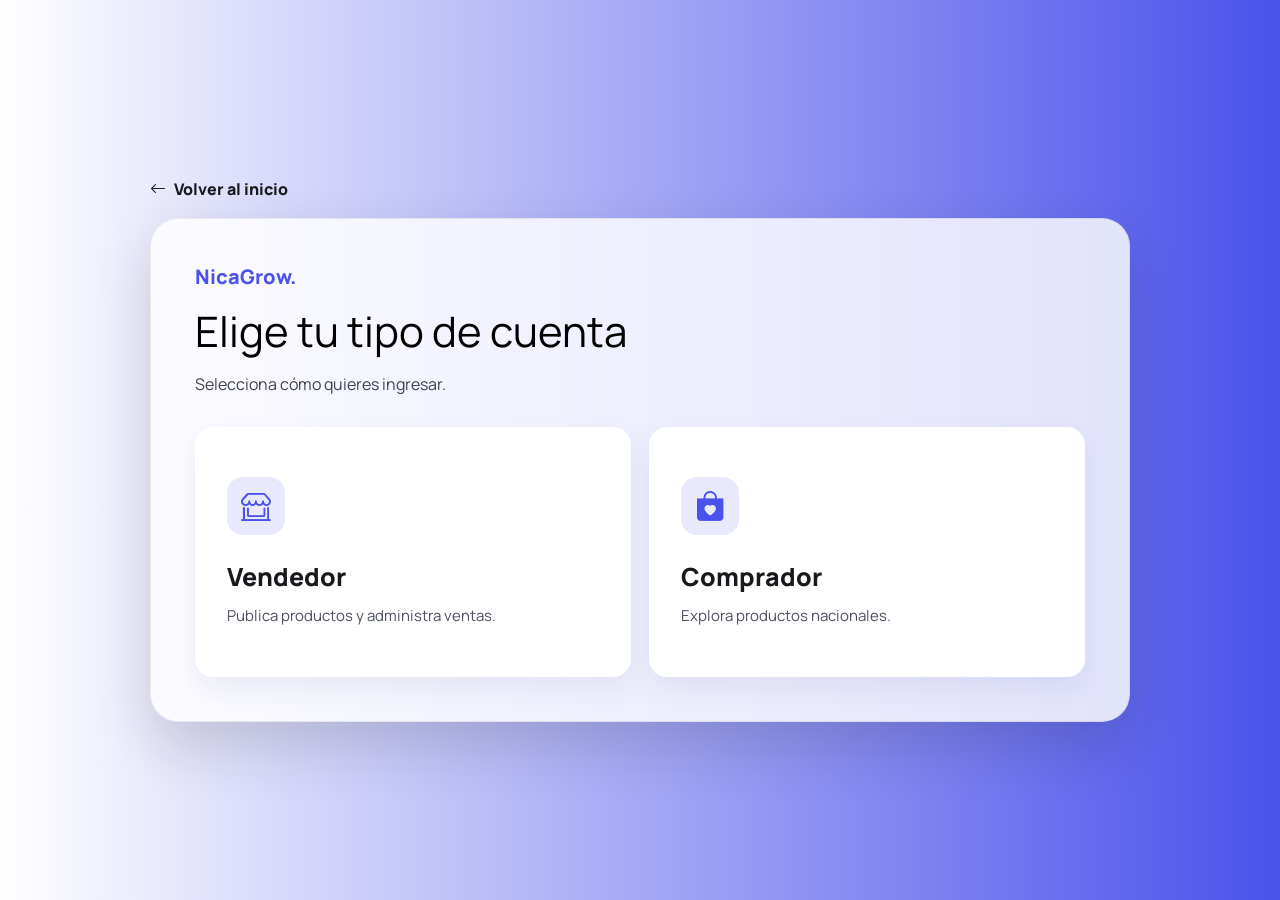
<file: account-type.html>
<!DOCTYPE html>
<html lang="es">

    <head>
        <meta charset="UTF-8">
        <meta name="viewport" content="width=device-width, initial-scale=1.0">
        <title>Tipo de cuenta | NicaGrow</title>
        <link rel="stylesheet" href="https://cdn.jsdelivr.net/npm/bootstrap-icons@1.11.3/font/bootstrap-icons.css"
            integrity="sha384-tViUnnbYAV00FLIhhi3v/dWt3Jxw4gZQcNoSCxCIFNJVCx7/D55/wXsrNIRANwdD" crossorigin="anonymous">
        <link rel="stylesheet" href="css/loginstyle.css">
    </head>

    <body class="account-type-page">
        <!-- pantalla previa para elegir el tipo de cuenta -->
        <main class="account-type-shell">
            <a href="index.html" class="account-back-link">
                <i class="bi bi-arrow-left"></i>
                Volver al inicio
            </a>

            <!-- opciones disponibles antes de entrar al login -->
            <section class="account-type-panel">
                <div class="account-type-intro">
                    <span class="account-type-brand">NicaGrow.</span>
                    <h1>Elige tu tipo de cuenta</h1>
                    <p>Selecciona cómo quieres ingresar.</p>
                </div>

                <div class="account-type-grid" aria-label="Selecciona tipo de cuenta">
                    <button type="button" class="account-type-card" data-role="seller">
                        <i class="bi bi-shop-window"></i>
                        <span>Vendedor</span>
                        <small>Publica productos y administra ventas.</small>
                    </button>

                    <button type="button" class="account-type-card" data-role="buyer">
                        <i class="bi bi-bag-heart-fill"></i>
                        <span>Comprador</span>
                        <small>Explora productos nacionales.</small>
                    </button>
                </div>
            </section>
        </main>

        <script src="js/account-type.js"></script>
    </body>

</html>
</file>
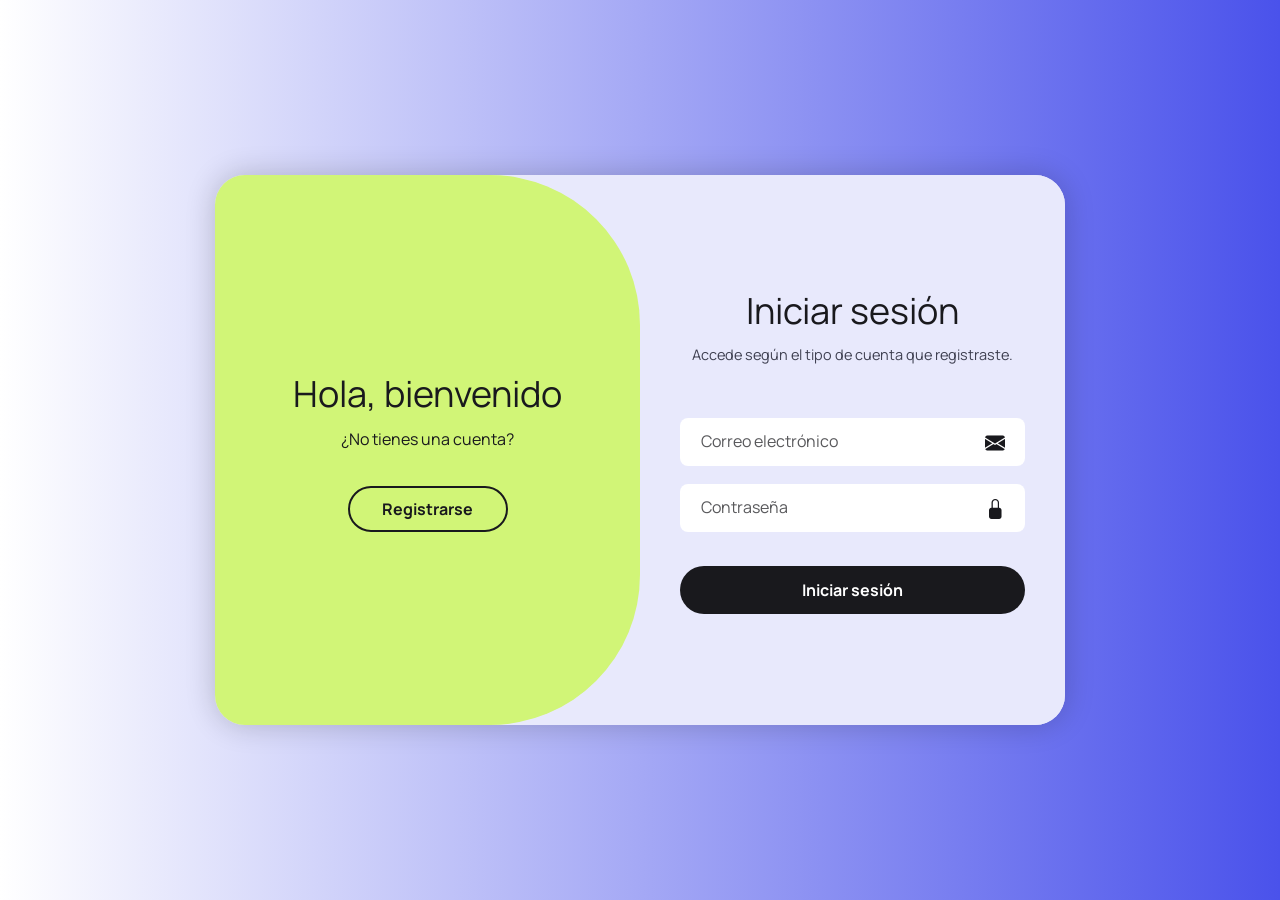
<file: login.html>
<!DOCTYPE html>
<html lang="es">

<head>
    <meta charset="UTF-8">
    <meta name="viewport" content="width=device-width, initial-scale=1.0">
    <title>Login | NicaGrow</title>
    <link rel="stylesheet" href="https://cdn.jsdelivr.net/npm/bootstrap-icons@1.11.3/font/bootstrap-icons.css"
        integrity="sha384-tViUnnbYAV00FLIhhi3v/dWt3Jxw4gZQcNoSCxCIFNJVCx7/D55/wXsrNIRANwdD" crossorigin="anonymous">
    <link rel="stylesheet" href="css/loginstyle.css">
</head>

<body>
    <!-- contenedor principal con login, registro y paneles laterales -->
    <div class="container">
        <!-- formulario para iniciar sesion -->
        <div class="form-box login">
            <form id="loginForm" novalidate>
                <h1>Iniciar sesión</h1>
                <p class="form-subtitle">Accede según el tipo de cuenta que registraste.</p>

                <div class="form-message" id="loginMessage" aria-live="polite"></div>

                <div class="input-box">
                    <input id="loginEmail" name="email" type="email" placeholder="Correo electrónico" required>
                    <i class="bi bi-envelope-fill"></i>
                </div>

                <div class="input-box">
                    <input id="loginPassword" name="password" type="password" placeholder="Contraseña" required>
                    <i class="bi bi-lock-fill"></i>
                </div>

                <button type="submit" class="btn">Iniciar sesión</button>
            </form>
        </div>

        <!-- formulario para crear una cuenta nueva -->
        <div class="form-box register">
            <form id="registerForm" novalidate>
                <!-- primer paso para escoger comprador o vendedor -->
                <div class="register-step role-step active" data-step="roles">
                    <h1>Elige tu cuenta</h1>
                    <p class="form-subtitle">Selecciona cómo quieres usar NicaGrow antes de registrarte.</p>

                    <div class="form-message" id="registerRoleMessage" aria-live="polite"></div>

                    <div class="role-selector" id="roleSelector">
                        <button type="button" class="role-card" data-role="seller">
                            <i class="bi bi-shop-window"></i>
                            <span>Vendedor</span>
                            <small>Publica productos y administra ventas.</small>
                        </button>

                        <button type="button" class="role-card" data-role="buyer">
                            <i class="bi bi-bag-heart-fill"></i>
                            <span>Comprador</span>
                            <small>Explora productos nacionales.</small>
                        </button>
                    </div>

                    <input type="hidden" id="registerRole" name="role" required>

                    <button type="button" class="btn" id="continueRegisterBtn">Continuar</button>
                </div>

                <!-- segundo paso con los datos personales -->
                <div class="register-step details-step" data-step="details">
                    <div class="register-step-header">
                        <button type="button" class="step-back-btn" id="backToRolesBtn">
                            <i class="bi bi-arrow-left"></i>
                        </button>
                        <div>
                            <h1>Regístrate</h1>
                            <p class="selected-role-text">Cuenta seleccionada: <strong
                                    id="selectedRoleLabel">Vendedor</strong></p>
                        </div>
                    </div>

                    <div class="form-message" id="registerMessage" aria-live="polite"></div>

                    <div class="register-grid">
                        <div class="input-box">
                            <input id="firstName" name="firstName" type="text" placeholder="Nombre" required>
                        </div>

                        <div class="input-box">
                            <input id="lastName" name="lastName" type="text" placeholder="Apellidos" required>
                        </div>

                        <div class="input-box full-width">
                            <input id="registerEmail" name="email" type="email" placeholder="Correo electrónico"
                                required>
                            <i class="bi bi-envelope-fill"></i>
                        </div>

                        <div class="input-box full-width">
                            <input id="registerPassword" name="password" type="password" placeholder="Contraseña"
                                minlength="6" required>
                            <i class="bi bi-lock-fill"></i>
                        </div>

                        <div class="input-box">
                            <input id="birthDate" name="birthDate" type="date" placeholder="Fecha de nacimiento" required>
                        </div>

                        <div class="input-box">
                            <input id="phone" name="phone" type="tel" placeholder="Número telefónico" required>
                        </div>

                        <div class="input-box full-width">
                            <select id="city" name="city" required>
                                <option value="">Selecciona tu ciudad</option>
                                <option value="BO">Boaco</option>
                                <option value="CA">Carazo</option>
                                <option value="CH">Chinandega</option>
                                <option value="CHO">Chontales</option>
                                <option value="ES">Esteli</option>
                                <option value="GR">Granada</option>
                                <option value="JN">Jinotega</option>
                                <option value="L">Leon</option>
                                <option value="MD">Madriz</option>
                                <option value="M">Managua</option>
                                <option value="MY">Masaya</option>
                                <option value="MT">Matagalpa</option>
                                <option value="RI">Rivas</option>
                            </select>
                        </div>
                    </div>

                    <button type="submit" class="btn">Crear cuenta</button>
                </div>
            </form>
        </div>

        <!-- paneles para cambiar entre registro e inicio de sesion -->
        <div class="toggle-box">
            <div class="toggle-panel toggle-left">
                <h1>Hola, bienvenido</h1>
                <p>¿No tienes una cuenta?</p>
                <button class="btn register-btn" type="button">Registrarse</button>
            </div>
            <div class="toggle-panel toggle-right">
                <h1>Bienvenido de nuevo</h1>
                <p>¿Ya tienes una cuenta?</p>
                <button class="btn login-btn" type="button">Iniciar sesión</button>
            </div>
        </div>
    </div>

    <script src="js/api.js"></script>
    <script src="js/script.js"></script>
</body>

</html>
</file>
<file: css/loginstyle.css>
@import url('https://fonts.googleapis.com/css2?family=Archivo+Black&family=Manrope:wght@200..800&display=swap');

/* colores base para login, registro y seleccion de cuenta */
:root{
    --azul:#4a52eb;
    --celeste:#e8e9fc;
    --amarillo:#d1f577;
    --negro:#19191d;
}

/* reset general para mantener los estilos consistentes */
*{
    margin:0;
    padding:0;
    box-sizing:border-box;
    font-family:"Manrope", sans-serif;
    font-optical-sizing:auto;
    font-weight:normal;
    font-style:normal;
    outline:none;
    border:none;
    text-decoration:none;
    text-transform:none;
    transition:.2s linear;
}

/* fondo principal de las pantallas de acceso */
body{
    background: linear-gradient(90deg, #fff, var(--azul));
    display:flex;
    justify-content:center;
    align-items:center;
    min-height:100vh;
    overflow-x:hidden;
}

/* pantalla previa donde se elige comprador o vendedor */
.account-type-page{
    background:linear-gradient(90deg, #fff, var(--azul));
    padding:24px;
    overflow-y:auto;
}

/* contenedor de la pantalla para escoger tipo de cuenta */
.account-type-shell{
    width:min(980px, 100%);
}

/* enlace para regresar al inicio */
.account-back-link{
    display:inline-flex;
    align-items:center;
    gap:8px;
    color:var(--negro);
    font-weight:800;
    margin-bottom:18px;
}

/* panel principal de la seleccion de cuenta */
.account-type-panel{
    background:rgba(255,255,255,0.82);
    border:1px solid rgba(25, 25, 29, 0.08);
    border-radius:28px;
    box-shadow:0 24px 55px rgba(25, 25, 29, 0.16);
    padding:44px;
}

/* texto introductorio de la seleccion de cuenta */
.account-type-intro{
    max-width:640px;
    margin-bottom:30px;
}

/* marca pequena que aparece antes del titulo */
.account-type-brand{
    display:inline-block;
    margin-bottom:12px;
    color:var(--azul);
    font-size:20px;
    font-weight:900;
}

.account-type-intro h1{
    font-size:42px;
    margin-bottom:12px;
}

.account-type-intro p{
    color:#3f4051;
    font-size:16px;
    line-height:1.6;
}

/* tarjetas para escoger comprador o vendedor */
.account-type-grid{
    display:grid;
    grid-template-columns:repeat(2, minmax(0, 1fr));
    gap:18px;
}

.account-type-card{
    min-height:250px;
    padding:30px;
    border-radius:18px;
    background:#fff;
    border:2px solid transparent;
    color:var(--negro);
    text-align:left;
    cursor:pointer;
    box-shadow:0 12px 28px rgba(47, 59, 128, 0.08);
}

.account-type-card:hover{
    border-color:var(--azul);
    transform:translateY(-4px);
    box-shadow:0 18px 34px rgba(74, 82, 235, 0.16);
}

.account-type-card i{
    display:inline-flex;
    align-items:center;
    justify-content:center;
    width:58px;
    height:58px;
    margin-bottom:24px;
    border-radius:16px;
    background:var(--celeste);
    color:var(--azul);
    font-size:30px;
}

.account-type-card span{
    display:block;
    margin-bottom:10px;
    font-size:25px;
    font-weight:900;
}

.account-type-card small{
    display:block;
    color:#4d5060;
    font-size:15px;
    line-height:1.6;
}

/* caja principal que contiene login, registro y panel lateral */
.container{
    position:relative;
    width:850px;
    min-height:550px;
    background:var(--celeste);
    border-radius:30px;
    box-shadow:0 0 30px rgba(0, 0, 0, .2);
    margin:20px;
    overflow:hidden;
}

/* base compartida por los formularios de login y registro */
.form-box{
    position:absolute;
    right:0;
    width:50%;
    height:100%;
    background-color:var(--celeste);
    display:flex;
    align-items:center;
    color:var(--negro);
    text-align:center;
    padding:40px;
    z-index:1;
    transition:right .6s ease-in-out, bottom .6s ease-in-out, visibility 0s .25s;
}

.container.active .form-box{
    right:50%;
}

.form-box.register{
    visibility:hidden;
}

.container.active .form-box.login{
    visibility:hidden;
    transition-delay:0s, 0s, .25s;
}

.container.active .form-box.register{
    visibility:visible;
    transition-delay:0s;
}

/* ancho completo para cada formulario */
form{
    width:100%;
}

/* titulos y textos pequenos dentro de los formularios */
h1{
    font-size:36px;
    margin-bottom:10px;
}

.form-subtitle,
.selected-role-text,
.login-container p,
form p{
    font-size:14.5px;
    color:#3f4051;
}

/* mensajes de error o confirmacion del formulario */
.form-message{
    min-height:24px;
    margin:12px 0 4px;
    font-size:13px;
    font-weight:700;
    color:var(--rojo);
}

.form-message.success{
    color:var(--verde);
}

/* campos de texto con icono a la derecha */
.input-box{
    position:relative;
    margin:18px 0;
}

.input-box input,
.input-box select{
    width:100%;
    min-height:48px;
    padding:13px 50px 13px 20px;
    background:#fff;
    border-radius:8px;
    font-size:16px;
    line-height:1.2;
    color:var(--negro);
    -webkit-text-fill-color:var(--negro);
    font-weight:500;
    border:1px solid transparent;
}

.input-box input::placeholder{
    color:var(--negro);
    opacity:.72;
    font-weight:400;
}

.input-box input:focus,
.input-box select:focus{
    border-color:var(--azul);
}

.input-box select{
    appearance:none;
    cursor:pointer;
}

.input-box i{
    position:absolute;
    right:20px;
    top:50%;
    transform:translateY(-50%);
    font-size:20px;
    color:var(--negro);
}

/* enlace de recuperar contrasena */
.forgot-link{
    margin:-2px 0 18px;
    text-align:right;
}

.forgot-link a{
    font-size:14.5px;
    color:var(--negro);
}

/* boton principal reutilizado en login y registro */
.btn{
    width:100%;
    height:48px;
    display:inline-block;
    margin-top:1rem;
    border-radius:5rem;
    background:var(--negro);
    color:#fff;
    cursor:pointer;
    font-size:16px;
    font-weight:700;
}

.btn:hover{
    background:var(--amarillo);
    color:var(--negro);
}

/* selector de rol dentro del registro */
.role-selector{
    display:grid;
    grid-template-columns:1fr 1fr;
    gap:14px;
    margin:26px 0 12px;
}

.role-card{
    background:#fff;
    border:2px solid transparent;
    border-radius:18px;
    padding:20px 16px;
    text-align:left;
    color:var(--negro);
    cursor:pointer;
    min-height:180px;
}

.role-card:hover,
.role-card.active{
    border-color:var(--azul);
    transform:translateY(-3px);
    box-shadow:0 12px 24px rgba(74, 82, 235, 0.12);
}

.role-card i{
    font-size:28px;
    margin-bottom:14px;
    display:block;
    color:var(--azul);
}

.role-card span{
    display:block;
    font-size:18px;
    font-weight:800;
    margin-bottom:8px;
}

.role-card small{
    display:block;
    font-size:13px;
    line-height:1.5;
    color:#4d5060;
}

/* pasos del registro */
.register-step{
    display:none;
}

.register-step.active{
    display:block;
}

/* encabezado del segundo paso de registro */
.register-step-header{
    display:flex;
    align-items:flex-start;
    gap:12px;
    margin-bottom:12px;
    text-align:left;
}

.register-step-header h1{
    margin-bottom:4px;
}

/* boton para regresar al paso anterior */
.step-back-btn{
    width:42px;
    height:42px;
    border-radius:50%;
    background:#fff;
    color:var(--negro);
    cursor:pointer;
    flex-shrink:0;
    box-shadow:0 8px 18px rgba(25, 25, 29, 0.08);
}

/* cuadricula de campos del registro */
.register-grid{
    display:grid;
    grid-template-columns:1fr 1fr;
    gap:14px;
    margin-top:18px;
}

.register-grid .input-box{
    margin:0;
}

.full-width{
    grid-column:span 2;
}

/* panel amarillo que cambia entre login y registro */
.toggle-box{
    position:absolute;
    width:100%;
    height:100%;
}

.toggle-box::before{
    content:'';
    position:absolute;
    left:-250%;
    width:300%;
    height:100%;
    background:var(--amarillo);
    border-radius:150px;
    z-index:2;
    transition:1.8s ease-in-out;
}

.toggle-panel{
    position:absolute;
    width:50%;
    height:100%;
    color:var(--negro);
    display:flex;
    flex-direction:column;
    justify-content:center;
    align-items:center;
    z-index:2;
    transition:.6s ease-in-out;
    text-align:center;
    padding:20px;
}

.container.active .toggle-box::before{
    left:50%;
}

.toggle-panel.toggle-left{
    left:0;
    transition-delay:1.2s;
}

.container.active .toggle-panel.toggle-left{
    left:-50%;
    transition-delay:.6s;
}

.toggle-panel.toggle-right{
    right:-50%;
    transition-delay:.6s;
}

.container.active .toggle-panel.toggle-right{
    right:0;
    transition-delay:1.2s;
}

.toggle-panel p{
    margin-bottom:20px;
}

.toggle-panel .btn{
    width:160px;
    height:46px;
    background:var(--amarillo);
    border:2px solid var(--negro);
    color:var(--negro);
}

.toggle-panel .btn:hover{
    background:var(--negro);
    color:#fff;
}

/* ajustes para pantallas pequenas */
@media screen and (max-width: 650px){
    body{
        align-items:flex-start;
        padding:10px;
    }

    .container{
        width:100%;
        min-height:calc(100vh - 20px);
        margin:0;
        border-radius:22px;
    }

    .form-box{
        bottom:0;
        width:100%;
        height:74%;
        align-items:flex-start;
        padding:20px 18px;
        overflow-y:auto;
        -webkit-overflow-scrolling:touch;
    }

    .form-box.login form{
        padding-top:38px;
    }

    .form-box.register form{
        padding-top:0;
    }

    .container.active .form-box{
        right:0;
        bottom:26%;
    }

    .toggle-box::before{
        left:0;
        top:-270%;
        width:100%;
        height:300%;
        border-radius:20vw;
    }

    .container.active .toggle-box::before{
        left:0;
        top:74%;
    }

    .toggle-panel{
        width:100%;
        height:26%;
        padding:16px;
    }

    .toggle-panel.toggle-left{
        top:0;
    }

    .container.active .toggle-panel.toggle-left{
        left:0;
        top:-26%;
    }

    .toggle-panel.toggle-right{
        right:0;
        bottom:-26%;
    }

    .container.active .toggle-panel.toggle-right{
        bottom:0;
    }

    .role-selector,
    .register-grid,
    .account-type-grid{
        grid-template-columns:1fr;
    }

    .role-selector{
        gap:10px;
        margin:16px 0 10px;
    }

    .role-card{
        min-height:auto;
        padding:16px;
    }

    .role-card i{
        margin-bottom:10px;
    }

    .role-card small{
        line-height:1.35;
    }

    .input-box{
        margin:12px 0;
    }

    .input-box input,
    .input-box select{
        min-height:46px;
        font-size:15px;
        padding:12px 46px 12px 16px;
    }

    h1{
        font-size:30px;
    }

    .full-width{
        grid-column:span 1;
    }
}

@media screen and (max-width: 430px){
    .form-box{
        height:76%;
        padding:18px 14px;
    }

    .form-box.login form{
        padding-top:48px;
    }

    .container.active .form-box{
        bottom:24%;
    }

    .toggle-panel{
        height:24%;
    }

    .toggle-panel h1{
        font-size:26px;
    }

    .toggle-panel p{
        margin-bottom:12px;
    }

    .toggle-panel .btn{
        width:150px;
        height:42px;
    }

    .container.active .toggle-box::before{
        top:76%;
    }
}

/* ajustes de la pantalla de tipo de cuenta en celular */
@media screen and (max-width: 560px){
    .account-type-page{
        padding:16px;
        align-items:flex-start;
    }

    .account-type-shell{
        width:100%;
    }

    .account-type-panel{
        padding:28px 20px;
        border-radius:22px;
    }

    .account-type-intro h1{
        font-size:32px;
    }

    .account-type-card{
        min-height:auto;
        padding:24px;
    }
}

/* ajustes finales para telefonos muy pequenos */
@media screen and (max-width: 400px){
    body{
        padding:8px;
    }

    .form-box{
        height:74%;
        padding:16px;
    }

    .form-box.login form{
        padding-top:52px;
    }

    .container.active .form-box{
        bottom:26%;
    }

    .container.active .toggle-box::before{
        top:74%;
    }

    .toggle-panel{
        height:26%;
    }

    .container.active .toggle-panel.toggle-left{
        top:-26%;
    }

    .toggle-panel h1,
    h1{
        font-size:26px;
    }

    .form-subtitle,
    .selected-role-text,
    .login-container p,
    form p{
        font-size:13px;
    }

    .input-box input{
        min-height:46px;
        font-size:15px;
        padding:12px 44px 12px 14px;
    }

    .input-box i{
        right:14px;
        font-size:18px;
    }

    .btn{
        height:46px;
        font-size:15px;
    }

    .role-card{
        min-height:auto;
        padding:14px;
    }

    .role-card span{
        font-size:16px;
    }

    .role-card small{
        font-size:12px;
    }
}
</file>
